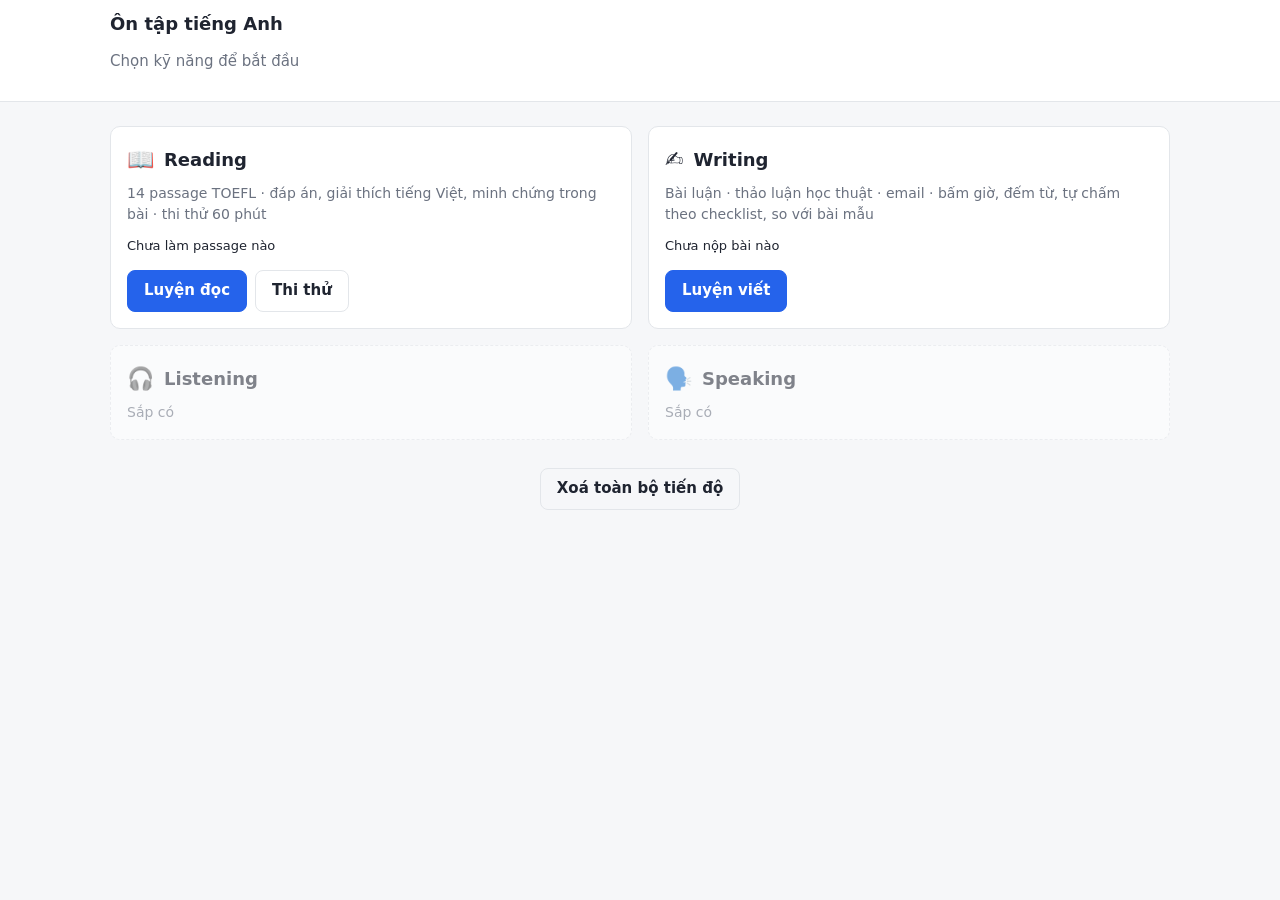
<file: index.html>
<!DOCTYPE html>
<html lang="vi">
<head>
  <meta charset="UTF-8">
  <meta name="viewport" content="width=device-width, initial-scale=1">
  <title>Ôn tập tiếng Anh</title>
  <link rel="stylesheet" href="css/style.css">
</head>
<body class="page-index">
  <header class="topbar">
    <div class="wrap">
      <h1>Ôn tập tiếng Anh</h1>
      <p class="muted">Chọn kỹ năng để bắt đầu</p>
    </div>
  </header>
  <main class="wrap">
    <div class="cards skills">
      <article class="card skill">
        <div class="card-head"><span class="skill-icon">📖</span><h2>Reading</h2></div>
        <p class="topic">14 passage TOEFL · đáp án, giải thích tiếng Việt, minh chứng trong bài · thi thử 60 phút</p>
        <p class="progress" id="reading-status"></p>
        <div class="card-actions">
          <a class="btn btn-primary" href="reading/">Luyện đọc</a>
          <a class="btn" href="reading/exam.html">Thi thử</a>
        </div>
      </article>
      <article class="card skill">
        <div class="card-head"><span class="skill-icon">✍️</span><h2>Writing</h2></div>
        <p class="topic">Bài luận · thảo luận học thuật · email · bấm giờ, đếm từ, tự chấm theo checklist, so với bài mẫu</p>
        <p class="progress" id="writing-status"></p>
        <div class="card-actions"><a class="btn btn-primary" href="writing/">Luyện viết</a></div>
      </article>
      <article class="card skill soon">
        <div class="card-head"><span class="skill-icon">🎧</span><h2>Listening</h2></div>
        <p class="topic">Sắp có</p>
      </article>
      <article class="card skill soon">
        <div class="card-head"><span class="skill-icon">🗣️</span><h2>Speaking</h2></div>
        <p class="topic">Sắp có</p>
      </article>
    </div>
    <p class="footer-actions"><button type="button" id="clear-btn" class="btn btn-ghost">Xoá toàn bộ tiến độ</button></p>
  </main>
  <script type="module" src="js/home.js"></script>
</body>
</html>
</file>
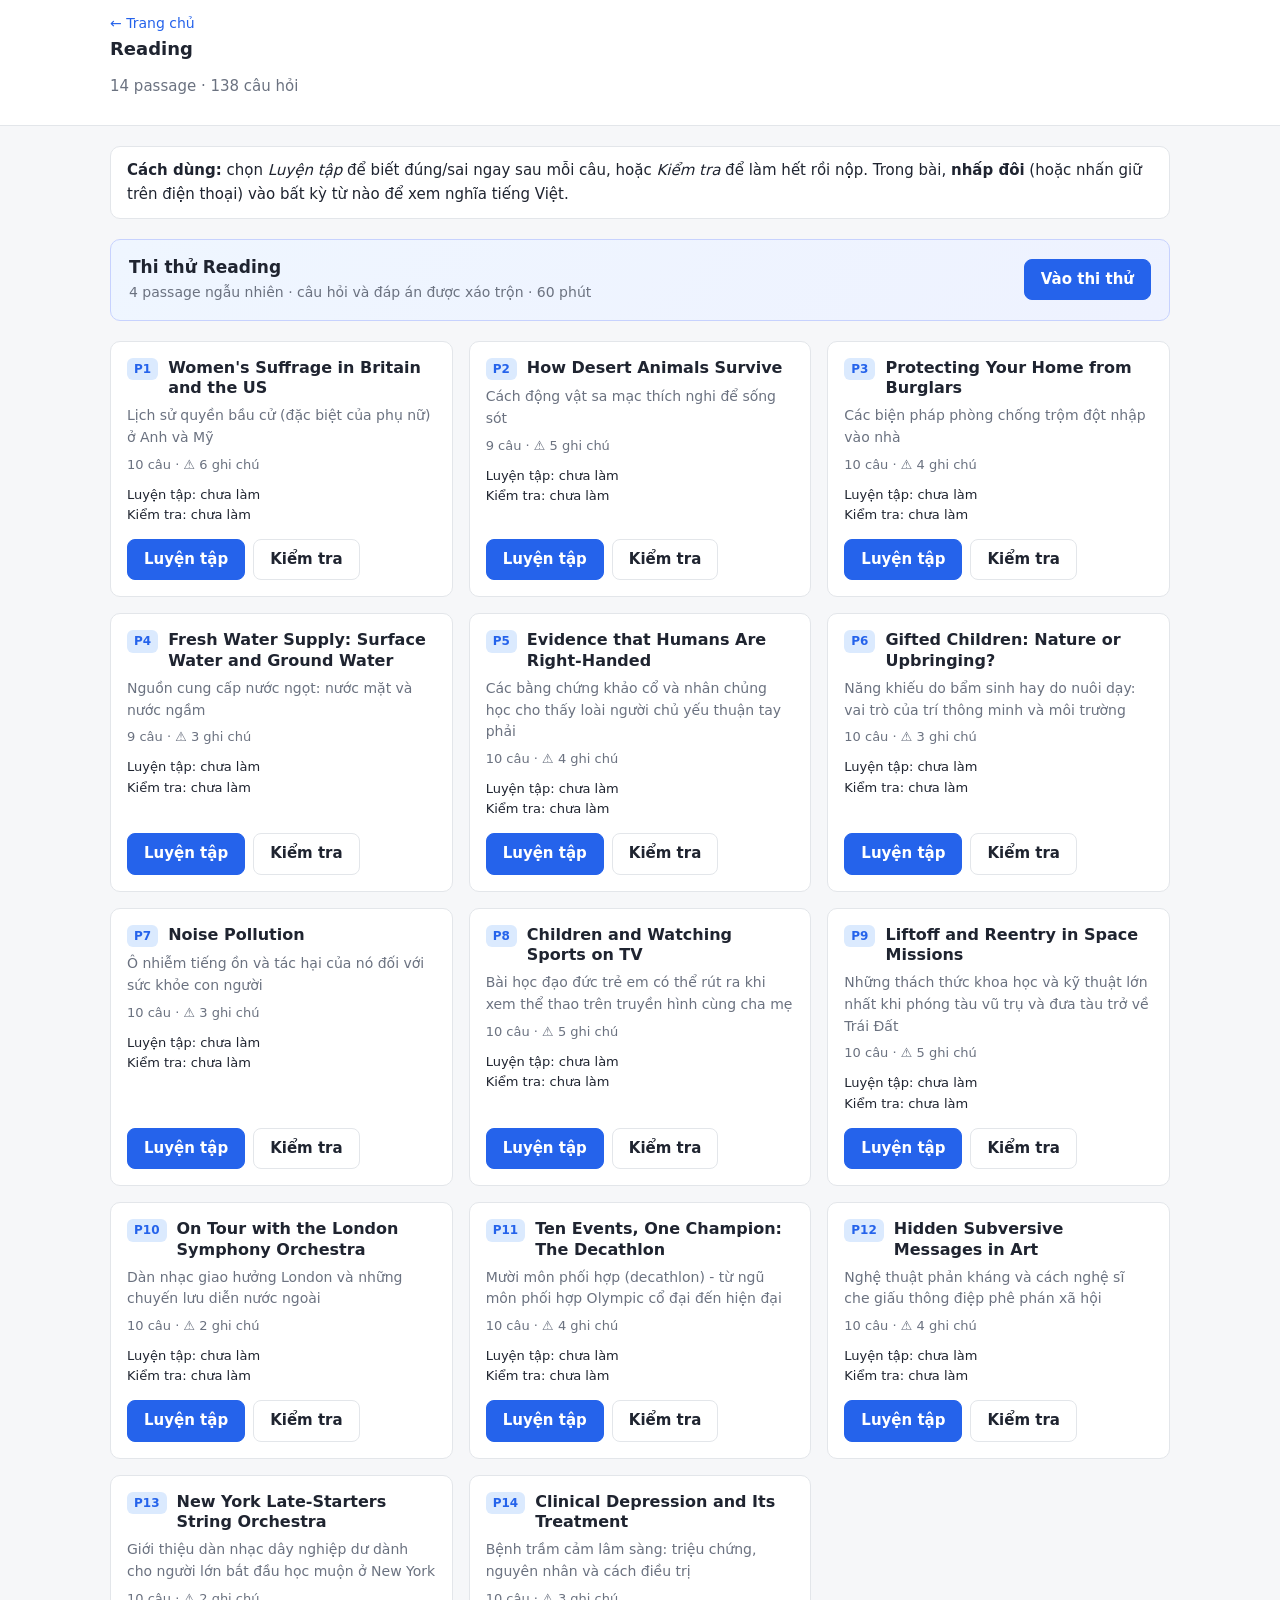
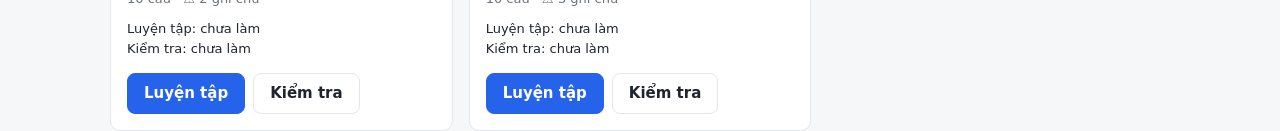
<file: reading/index.html>
<!DOCTYPE html>
<html lang="vi">
<head>
  <meta charset="UTF-8">
  <meta name="viewport" content="width=device-width, initial-scale=1">
  <title>Reading · Ôn tập tiếng Anh</title>
  <link rel="stylesheet" href="../css/style.css">
</head>
<body class="page-index">
  <header class="topbar">
    <div class="wrap">
      <a href="../index.html" class="back">← Trang chủ</a>
      <h1>Reading</h1>
      <p id="summary" class="muted">Đang tải…</p>
    </div>
  </header>
  <main class="wrap">
    <section class="howto">
      <strong>Cách dùng:</strong> chọn <em>Luyện tập</em> để biết đúng/sai ngay sau mỗi câu, hoặc <em>Kiểm tra</em> để làm hết rồi nộp.
      Trong bài, <strong>nhấp đôi</strong> (hoặc nhấn giữ trên điện thoại) vào bất kỳ từ nào để xem nghĩa tiếng Việt.
    </section>
    <section class="exam-cta">
      <div>
        <h2>Thi thử Reading</h2>
        <p id="exam-status">4 passage ngẫu nhiên · câu hỏi và đáp án được xáo trộn · 60 phút</p>
      </div>
      <a class="btn btn-primary" id="exam-link" href="exam.html">Vào thi thử</a>
    </section>
    <div id="list" class="cards"></div>
  </main>
  <script type="module" src="../js/reading/page-index.js"></script>
</body>
</html>
</file>
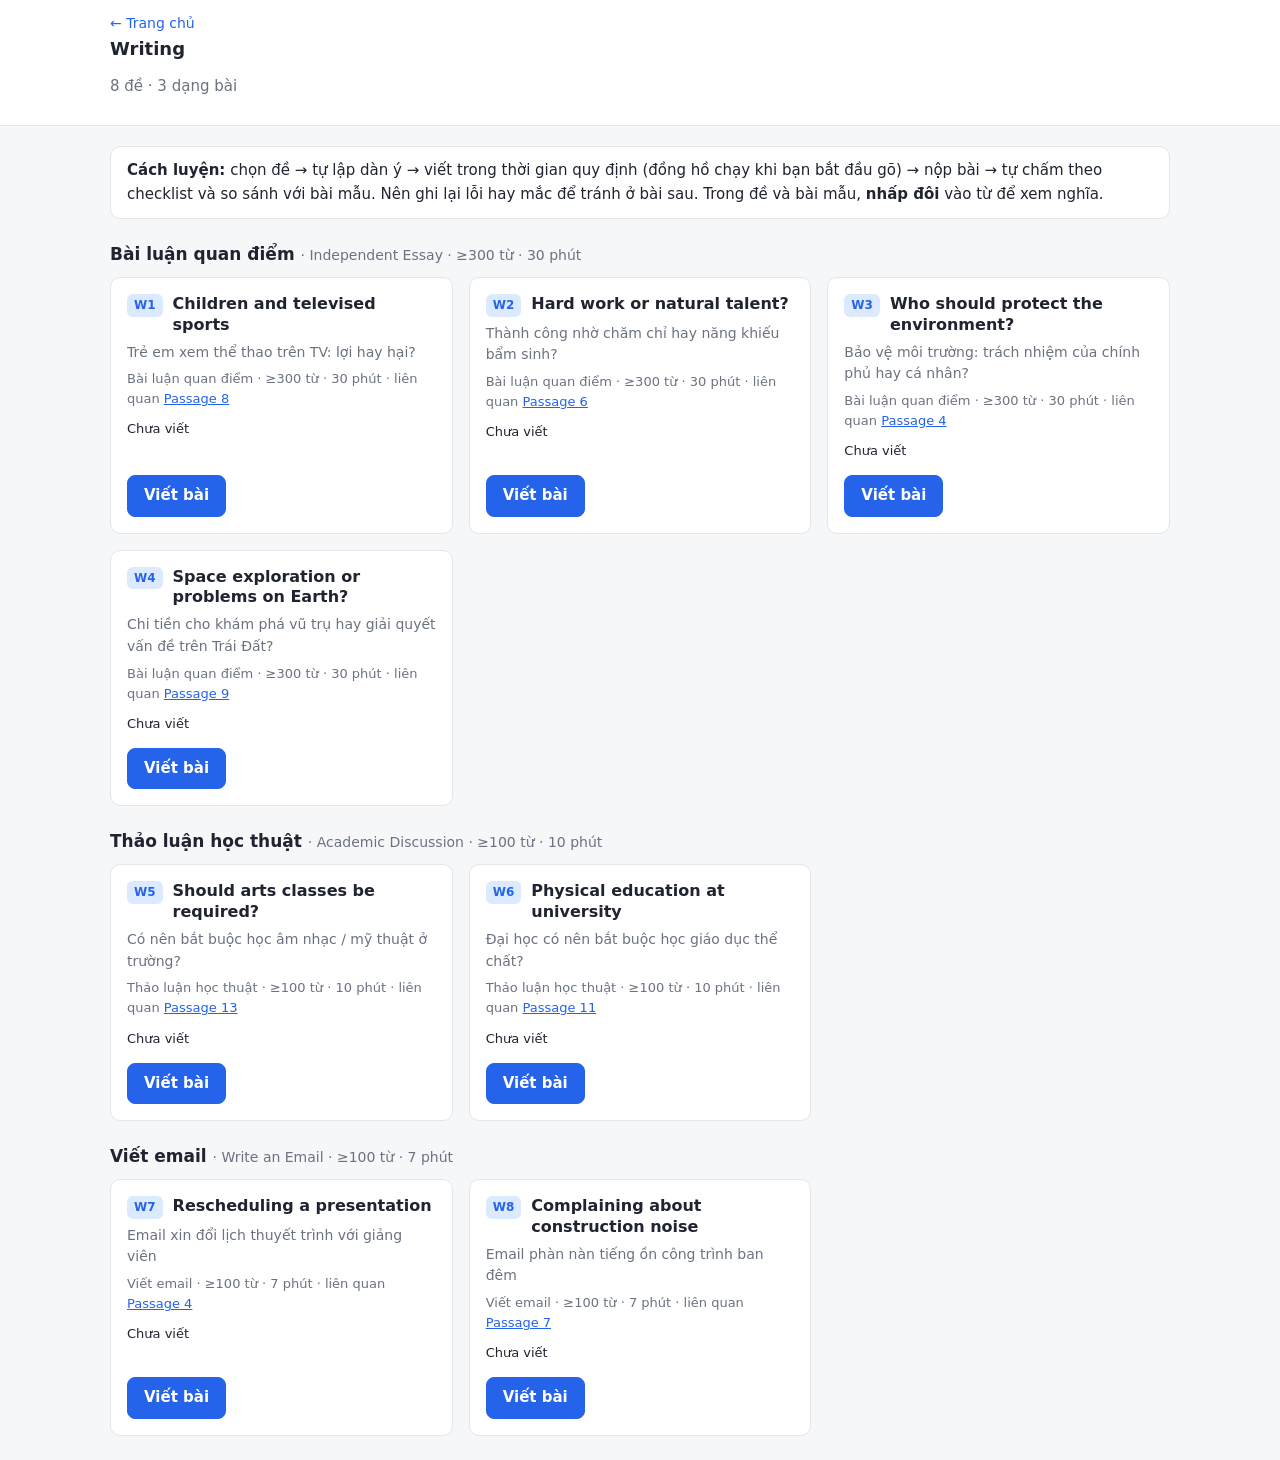
<file: writing/index.html>
<!DOCTYPE html>
<html lang="vi">
<head>
  <meta charset="UTF-8">
  <meta name="viewport" content="width=device-width, initial-scale=1">
  <title>Writing · Ôn tập tiếng Anh</title>
  <link rel="stylesheet" href="../css/style.css">
</head>
<body class="page-index">
  <header class="topbar">
    <div class="wrap">
      <a href="../index.html" class="back">← Trang chủ</a>
      <h1>Writing</h1>
      <p id="summary" class="muted">Đang tải…</p>
    </div>
  </header>
  <main id="list" class="wrap"></main>
  <script type="module" src="../js/writing/page-index.js"></script>
</body>
</html>
</file>
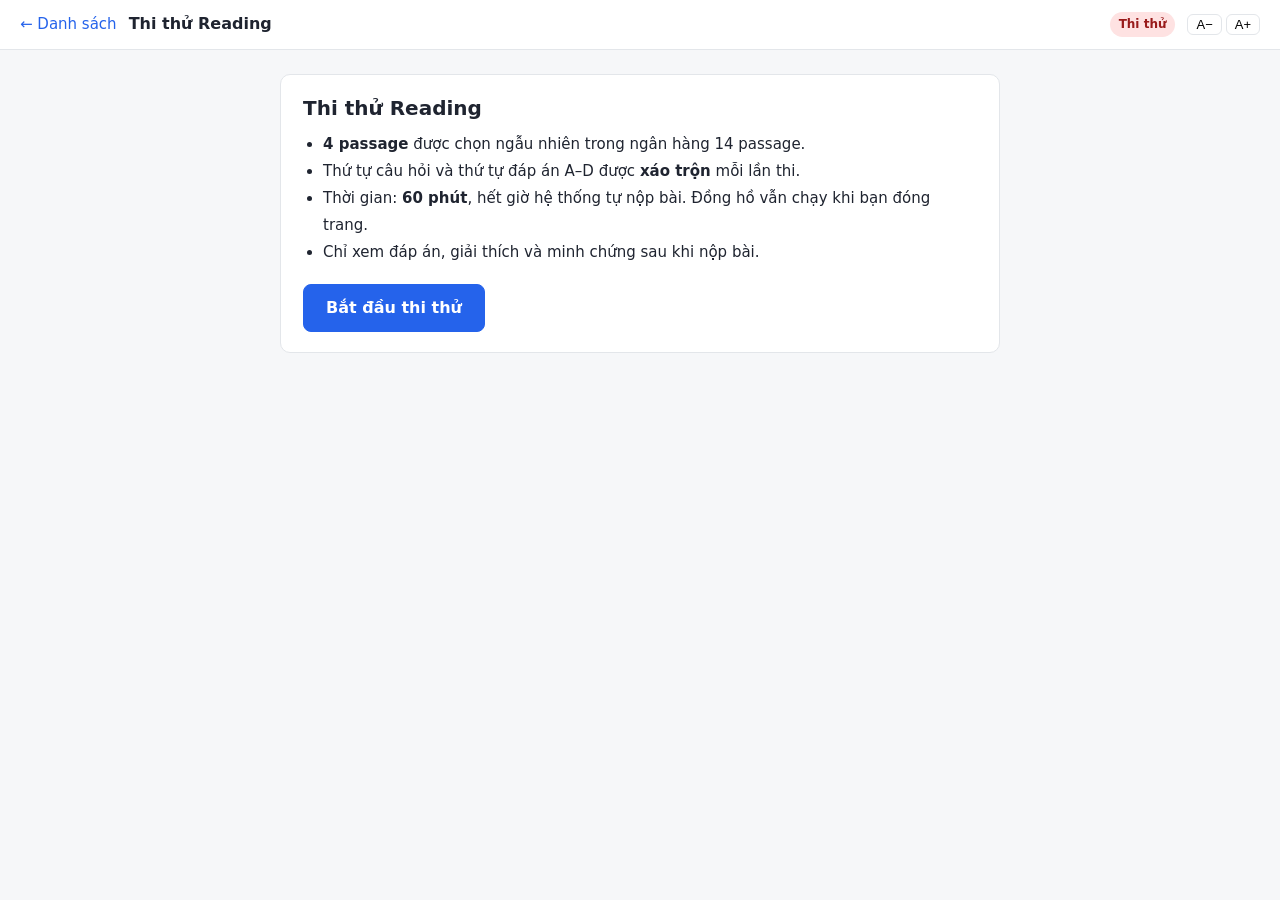
<file: exam.html>
<!DOCTYPE html>
<html lang="vi">
<head>
  <meta charset="UTF-8">
  <title>Đang chuyển trang…</title>
  <!-- URL cũ: chuyển sang reading/exam.html, giữ nguyên ?id=…&mode=… -->
  <script>location.replace("reading/exam.html" + location.search + location.hash);</script>
  <noscript><meta http-equiv="refresh" content="0; url=reading/exam.html"></noscript>
</head>
<body><p>Trang đã chuyển tới <a href="reading/exam.html">reading/exam.html</a>.</p></body>
</html>
</file>
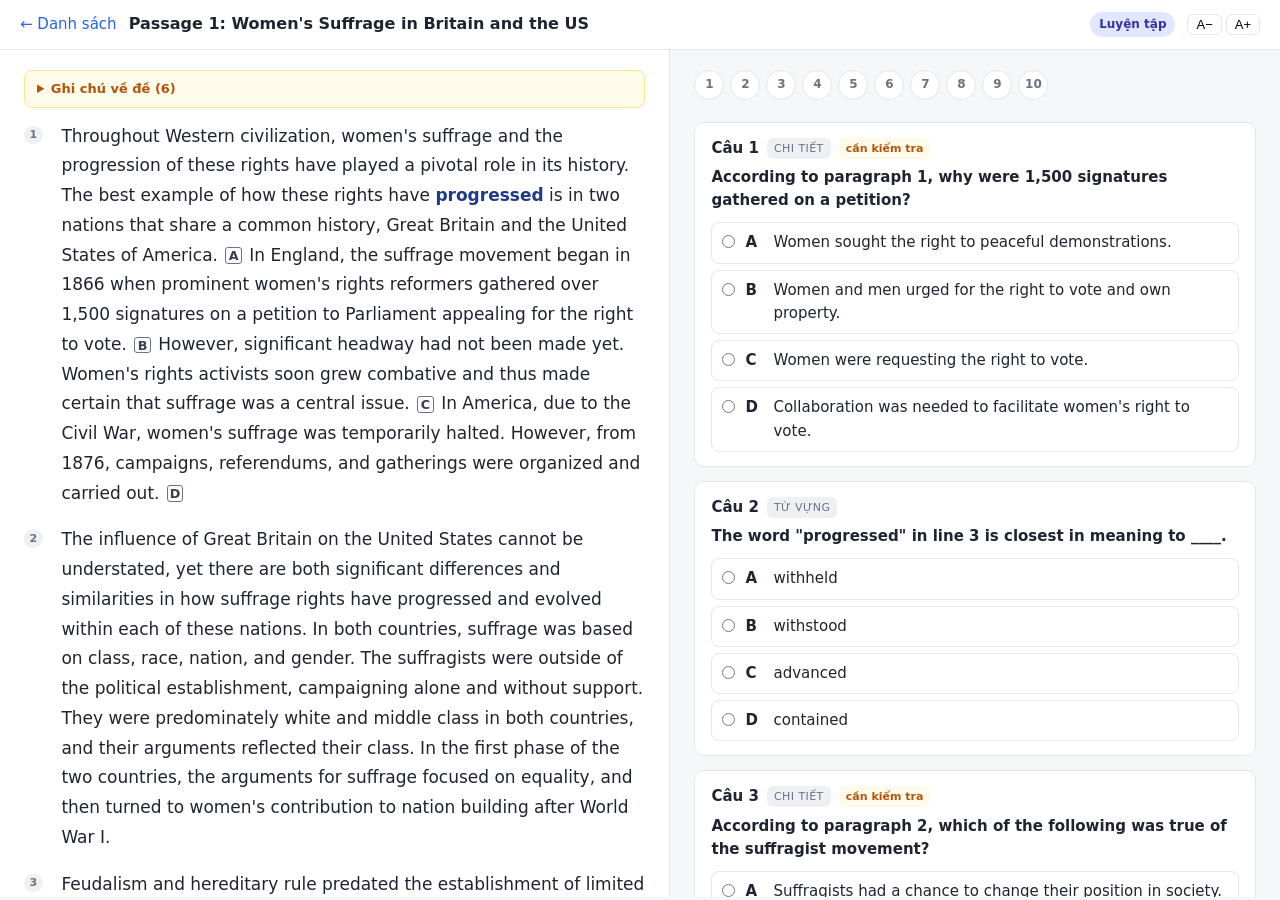
<file: passage.html>
<!DOCTYPE html>
<html lang="vi">
<head>
  <meta charset="UTF-8">
  <title>Đang chuyển trang…</title>
  <!-- URL cũ: chuyển sang reading/passage.html, giữ nguyên ?id=…&mode=… -->
  <script>location.replace("reading/passage.html" + location.search + location.hash);</script>
  <noscript><meta http-equiv="refresh" content="0; url=reading/passage.html"></noscript>
</head>
<body><p>Trang đã chuyển tới <a href="reading/passage.html">reading/passage.html</a>.</p></body>
</html>
</file>
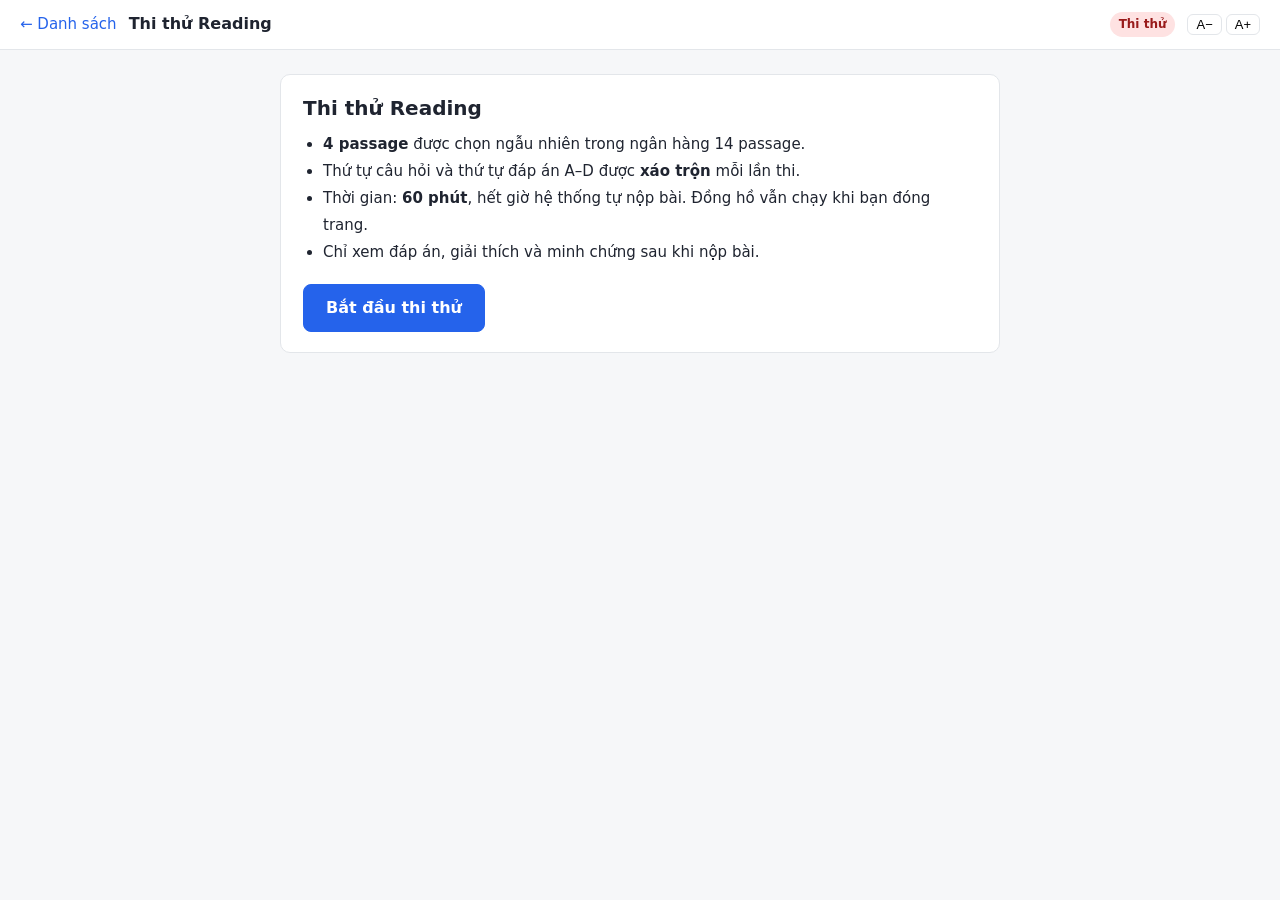
<file: reading/exam.html>
<!DOCTYPE html>
<html lang="vi">
<head>
  <meta charset="UTF-8">
  <meta name="viewport" content="width=device-width, initial-scale=1">
  <title>Thi thử Reading</title>
  <link rel="stylesheet" href="../css/style.css">
</head>
<body class="page-passage page-exam">
  <header class="topbar">
    <div class="wrap bar">
      <a href="index.html" class="back">← Danh sách</a>
      <h1 id="title">Thi thử Reading</h1>
      <span class="badge test">Thi thử</span>
      <span id="timer" class="timer" hidden title="Thời gian còn lại">60:00</span>
      <span class="font-ctl" title="Cỡ chữ bài đọc">
        <button type="button" id="font-minus" class="btn-icon" aria-label="Giảm cỡ chữ">A−</button>
        <button type="button" id="font-plus" class="btn-icon" aria-label="Tăng cỡ chữ">A+</button>
      </span>
    </div>
  </header>

  <!-- Màn hình bắt đầu / kết quả -->
  <main id="intro" class="wrap intro" hidden></main>

  <!-- Màn hình làm bài -->
  <div id="exam" hidden>
    <nav id="tabs" class="exam-tabs wrap" aria-label="Chọn passage"></nav>
    <main class="layout">
      <section class="pane pane-passage" aria-label="Bài đọc">
        <h2 id="passage-title" class="passage-title"></h2>
        <div id="passage" class="passage"></div>
        <p class="hint muted">Nhấp đôi vào từ để xem nghĩa · Phím 1–4 hoặc A–D để chọn đáp án · ←/→ chuyển câu</p>
      </section>
      <section class="pane pane-questions" aria-label="Câu hỏi">
        <nav id="q-nav" class="q-nav" aria-label="Điều hướng câu hỏi"></nav>
        <div id="questions" class="questions"></div>
        <div id="actions" class="actions"></div>
      </section>
    </main>
    <a href="#passage" class="fab-passage" aria-label="Lên bài đọc">↑ Bài đọc</a>
  </div>

  <script type="module" src="../js/reading/page-exam.js"></script>
</body>
</html>
</file>
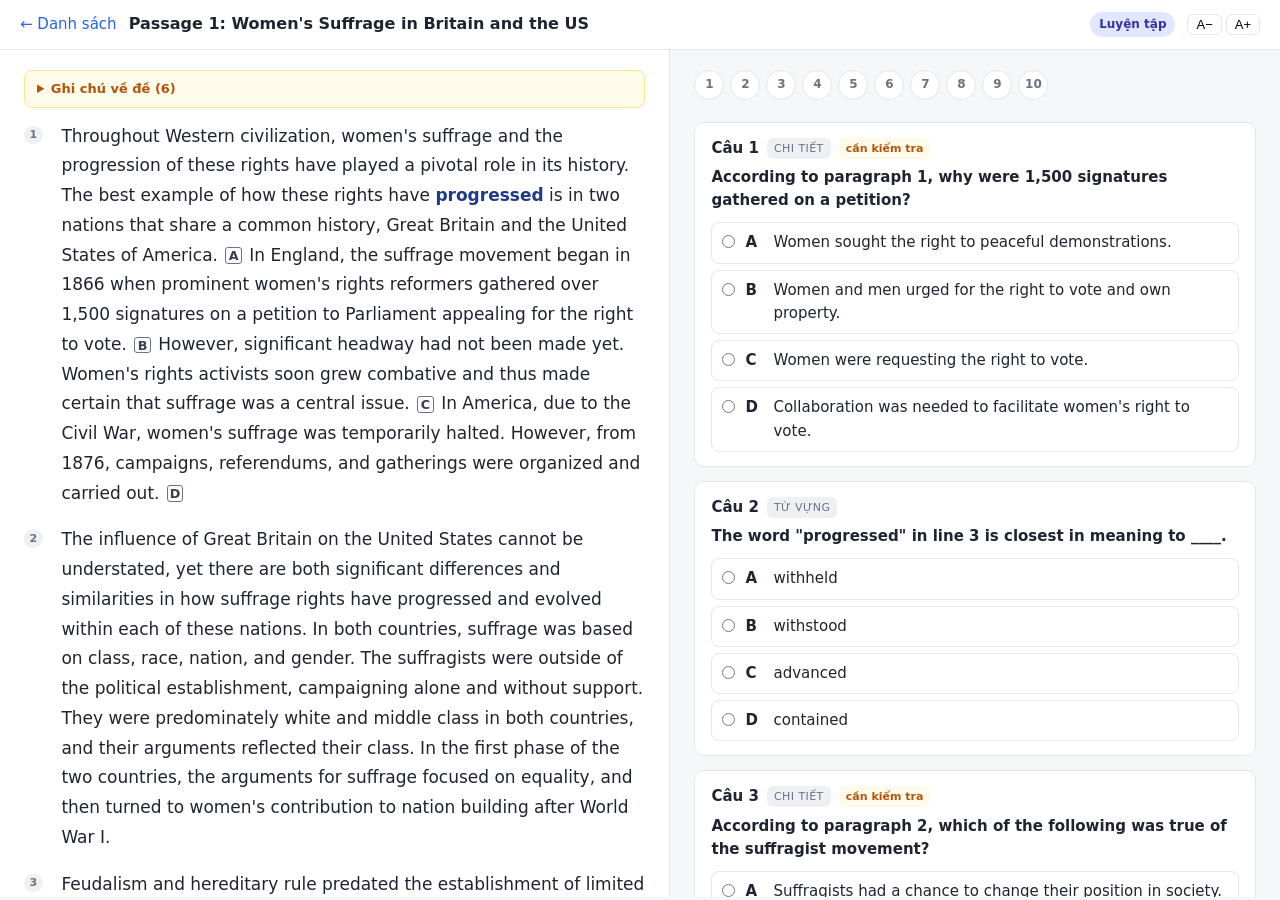
<file: reading/passage.html>
<!DOCTYPE html>
<html lang="vi">
<head>
  <meta charset="UTF-8">
  <meta name="viewport" content="width=device-width, initial-scale=1">
  <title>Passage</title>
  <link rel="stylesheet" href="../css/style.css">
</head>
<body class="page-passage">
  <header class="topbar">
    <div class="wrap bar">
      <a href="index.html" class="back">← Danh sách</a>
      <h1 id="title">Đang tải…</h1>
      <span id="mode-badge" class="badge"></span>
      <span id="timer" class="timer" hidden>00:00</span>
      <span class="font-ctl" title="Cỡ chữ bài đọc">
        <button type="button" id="font-minus" class="btn-icon" aria-label="Giảm cỡ chữ">A−</button>
        <button type="button" id="font-plus" class="btn-icon" aria-label="Tăng cỡ chữ">A+</button>
      </span>
    </div>
  </header>

  <main class="layout">
    <section class="pane pane-passage" aria-label="Bài đọc">
      <div id="notes" class="notes"></div>
      <div id="passage" class="passage"></div>
      <p class="hint muted">Nhấp đôi vào từ để xem nghĩa · Phím 1–4 hoặc A–D để chọn đáp án · ←/→ chuyển câu</p>
    </section>

    <section class="pane pane-questions" aria-label="Câu hỏi">
      <nav id="q-nav" class="q-nav" aria-label="Điều hướng câu hỏi"></nav>
      <div id="result" class="result" hidden></div>
      <div id="questions" class="questions"></div>
      <div id="actions" class="actions"></div>
      <nav class="pager">
        <a id="prev-link" class="btn btn-ghost" hidden>← Passage trước</a>
        <a id="next-link" class="btn btn-ghost" hidden>Passage sau →</a>
      </nav>
    </section>
  </main>
  <a href="#passage" class="fab-passage" aria-label="Lên bài đọc">↑ Bài đọc</a>

  <script type="module" src="../js/reading/page-passage.js"></script>
</body>
</html>
</file>
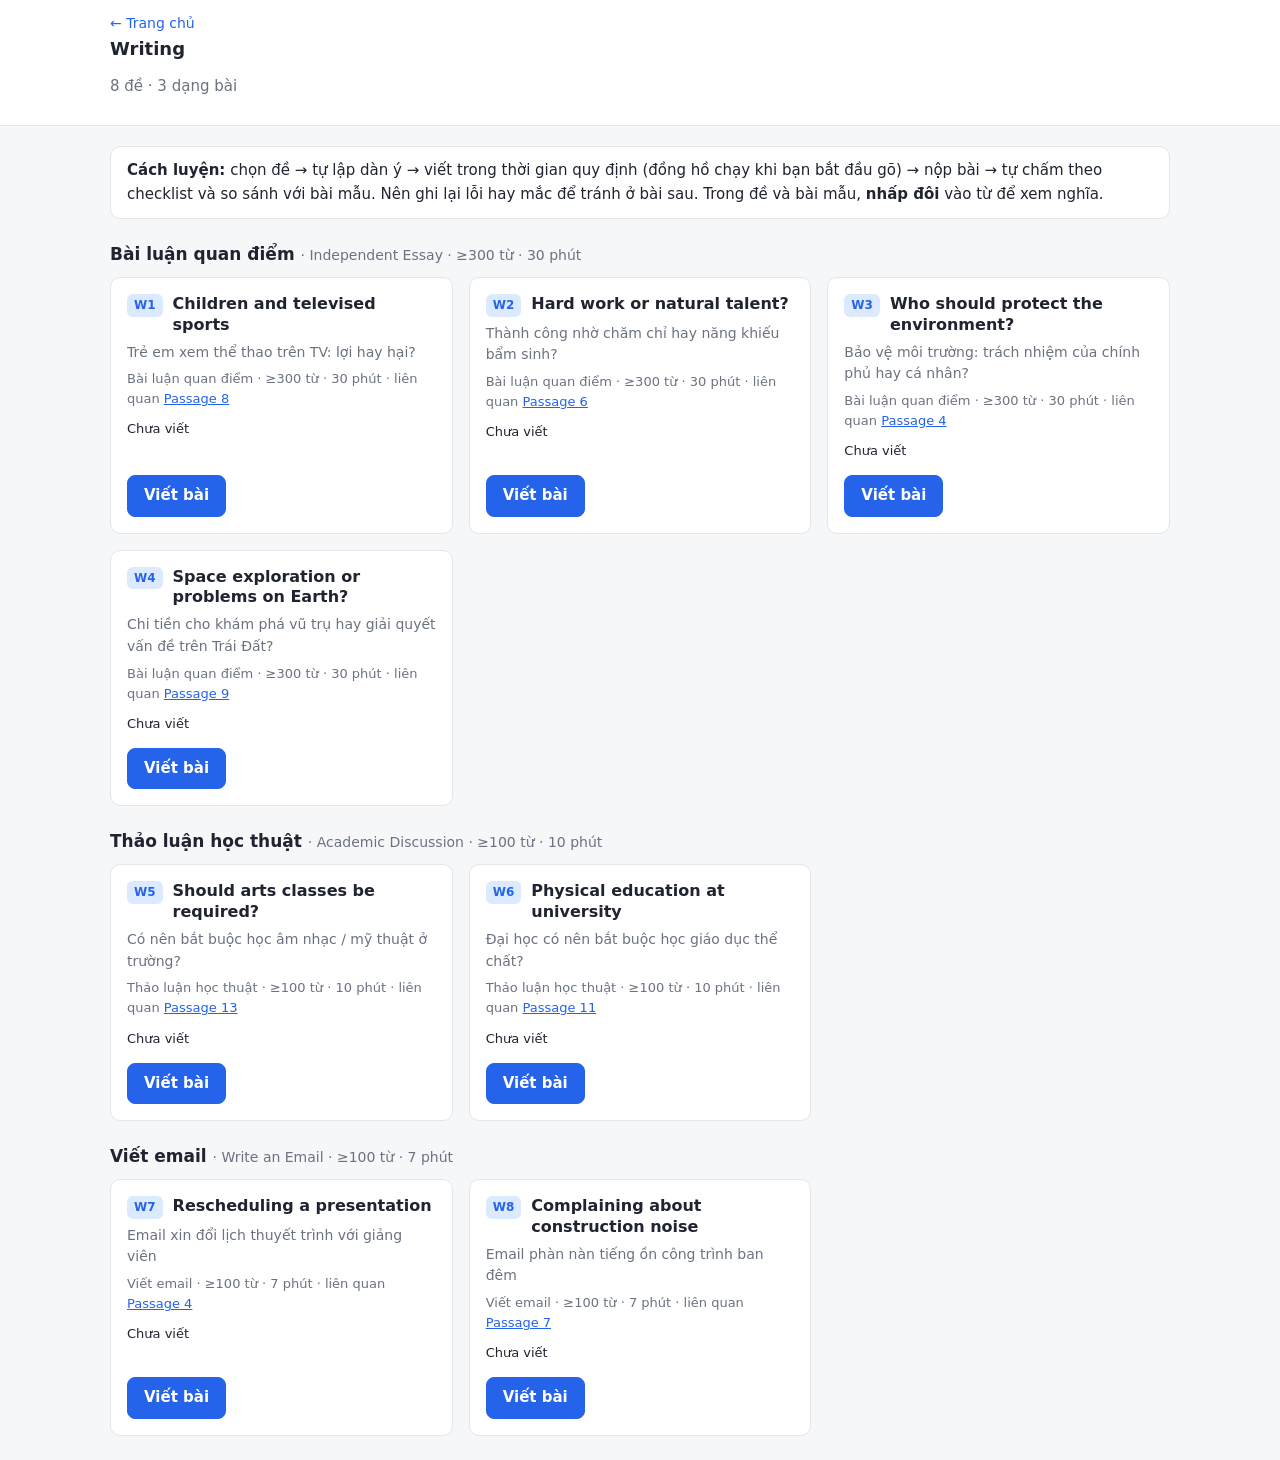
<file: writing/task.html>
<!DOCTYPE html>
<html lang="vi">
<head>
  <meta charset="UTF-8">
  <meta name="viewport" content="width=device-width, initial-scale=1">
  <title>Luyện viết</title>
  <link rel="stylesheet" href="../css/style.css">
</head>
<body class="page-passage page-writing">
  <header class="topbar">
    <div class="wrap bar">
      <a href="index.html" class="back">← Đề viết</a>
      <h1 id="title">Luyện viết</h1>
      <span id="type-badge" class="badge" hidden></span>
      <span id="timer" class="timer" hidden title="Thời gian còn lại"></span>
      <span class="font-ctl" title="Cỡ chữ">
        <button type="button" id="font-minus" class="btn-icon" aria-label="Giảm cỡ chữ">A−</button>
        <button type="button" id="font-plus" class="btn-icon" aria-label="Tăng cỡ chữ">A+</button>
      </span>
    </div>
  </header>

  <main id="task-view" class="layout" hidden>
    <section class="pane pane-passage" aria-label="Đề bài">
      <div id="task-left"></div>
    </section>
    <section class="pane pane-questions" aria-label="Bài viết">
      <div id="task-right"></div>
    </section>
  </main>

  <script type="module" src="../js/writing/page-task.js"></script>
</body>
</html>
</file>
<file: css/style.css>
:root {
  --bg: #f6f7f9; --surface: #fff; --text: #1f2430; --muted: #6b7280; --border: #e3e6ea;
  --primary: #2563eb; --primary-ink: #fff; --ok: #16a34a; --ok-bg: #ecfdf3; --bad: #dc2626; --bad-bg: #fef2f2;
  --warn: #b45309; --warn-bg: #fffbeb; --mark: #fde68a; --target: #bfdbfe; --radius: 10px;
  --reading-size: 17px; --font: "Inter", system-ui, -apple-system, "Segoe UI", Roboto, sans-serif;
}
* { box-sizing: border-box; }
[hidden] { display: none !important; }
html, body { margin: 0; }
body { font-family: var(--font); color: var(--text); background: var(--bg); line-height: 1.55; font-size: 15px; }
a { color: var(--primary); }
h1, h2, h3 { margin: 0; line-height: 1.3; }
code { background: #eef0f3; padding: 1px 5px; border-radius: 4px; }
.muted { color: var(--muted); }
.wrap { max-width: 1100px; margin: 0 auto; padding: 0 20px; }

/* ---- Topbar ---- */
.topbar { background: var(--surface); border-bottom: 1px solid var(--border); position: sticky; top: 0; z-index: 20; }
.topbar .wrap { padding-top: 12px; padding-bottom: 12px; }
.topbar h1 { font-size: 18px; }
.bar { display: flex; align-items: center; gap: 12px; flex-wrap: wrap; max-width: none; }
.bar h1 { flex: 1; min-width: 200px; font-size: 16px; }
.back { text-decoration: none; white-space: nowrap; }
.badge { font-size: 12px; padding: 3px 9px; border-radius: 999px; background: #e0e7ff; color: #3730a3; font-weight: 600; }
.badge.test { background: #fee2e2; color: #991b1b; }
.timer { font-variant-numeric: tabular-nums; font-weight: 600; font-size: 15px; }
.font-ctl { display: inline-flex; gap: 4px; }
.btn-icon { border: 1px solid var(--border); background: var(--surface); border-radius: 6px; padding: 2px 8px; cursor: pointer; font-size: 13px; }
.btn-icon:hover { background: #f1f3f6; }

/* ---- Buttons ---- */
.btn { display: inline-block; padding: 8px 16px; border-radius: 8px; border: 1px solid var(--border); background: var(--surface); color: var(--text); text-decoration: none; cursor: pointer; font: inherit; font-weight: 600; }
.btn:hover { background: #f1f3f6; }
.btn-primary { background: var(--primary); border-color: var(--primary); color: var(--primary-ink); }
.btn-primary:hover { background: #1d4ed8; }
.btn-ghost { background: transparent; }
.btn-link { background: none; border: 0; color: var(--primary); cursor: pointer; padding: 0; font: inherit; font-weight: 600; }
.btn-link:hover { text-decoration: underline; }

/* ---- Index page ---- */
.howto { background: var(--surface); border: 1px solid var(--border); border-radius: var(--radius); padding: 12px 16px; margin: 20px 0; }
.cards { display: grid; grid-template-columns: repeat(auto-fill, minmax(300px, 1fr)); gap: 16px; }
.card { background: var(--surface); border: 1px solid var(--border); border-radius: var(--radius); padding: 16px; display: flex; flex-direction: column; gap: 6px; }
.card-head { display: flex; gap: 10px; align-items: baseline; }
.card h2 { font-size: 16px; }
.pid { font-size: 12px; font-weight: 700; color: var(--primary); background: #dbeafe; padding: 2px 7px; border-radius: 6px; }
.card .topic { margin: 0; color: var(--muted); font-size: 14px; }
.card .meta { margin: 0; font-size: 13px; color: var(--muted); }
.card .progress { margin: 4px 0 8px; font-size: 13px; }
.card-actions { display: flex; gap: 8px; margin-top: auto; }
.footer-actions { margin: 28px 0; text-align: center; }
.error { background: var(--bad-bg); border: 1px solid #fecaca; padding: 12px; border-radius: 8px; }

/* ---- Passage page layout ---- */
.layout { display: grid; grid-template-columns: minmax(0, 1.1fr) minmax(0, 1fr); gap: 0; height: calc(100vh - 53px); }
.pane { overflow-y: auto; padding: 20px 24px 60px; }

.pane-questions { padding-top: 0; }
.pane-passage { border-right: 1px solid var(--border); background: var(--surface); }
.fab-passage { display: none; }

.passage { font-size: var(--reading-size); line-height: 1.75; }
.passage .para { margin: 0 0 1em; position: relative; padding-left: 2.2em; white-space: pre-line; }
.passage .para::before { content: attr(data-num); position: absolute; left: 0; top: 0.35em; font-size: 11px; font-weight: 700; color: var(--muted); background: #eef0f3; border-radius: 999px; width: 1.7em; height: 1.7em; display: inline-flex; align-items: center; justify-content: center; }
.passage h3.sub { font-size: 1.05em; margin: 1.2em 0 0.5em; }
.passage .kw { font-weight: 700; color: #1e3a8a; }
.passage .kw-u { text-decoration: underline; }
.passage .hl-sentence { background: #ede9fe; box-decoration-break: clone; padding: 1px 0; }
.passage .insert-marker { display: inline-block; width: 1.3em; height: 1.3em; line-height: 1.2em; text-align: center; font-size: 0.75em; font-weight: 700; border: 1.5px solid #6b7280; border-radius: 3px; margin: 0 2px; vertical-align: middle; color: #374151; }
mark.evidence { background: var(--mark); padding: 1px 0; box-decoration-break: clone; border-radius: 2px; }
mark.target { background: var(--target); padding: 1px 2px; border-radius: 3px; animation: pulse 1.2s ease-in-out 2; }
@keyframes pulse { 0%, 100% { box-shadow: 0 0 0 0 rgba(37,99,235,.5); } 50% { box-shadow: 0 0 0 6px rgba(37,99,235,0); } }
.notes details { background: var(--warn-bg); border: 1px solid #fde68a; border-radius: 8px; padding: 8px 12px; margin-bottom: 14px; font-size: 13px; }
.notes summary { cursor: pointer; font-weight: 600; color: var(--warn); }
.notes ul { margin: 6px 0 0; padding-left: 18px; }
.hint { font-size: 12px; margin-top: 24px; }

/* ---- Questions ---- */
.q-nav { display: flex; flex-wrap: wrap; gap: 6px; margin-bottom: 14px; position: sticky; top: 0; background: var(--bg); padding: 20px 0 8px; z-index: 5; }
.dot { width: 30px; height: 30px; border-radius: 999px; display: inline-flex; align-items: center; justify-content: center; font-size: 12px; font-weight: 700; text-decoration: none; border: 1.5px solid var(--border); background: var(--surface); color: var(--muted); }
.dot.filled { background: #dbeafe; border-color: var(--primary); color: var(--primary); }
.dot.ok { background: var(--ok-bg); border-color: var(--ok); color: var(--ok); }
.dot.bad { background: var(--bad-bg); border-color: var(--bad); color: var(--bad); }
.dot.incomplete { border-style: dashed; }

.question { background: var(--surface); border: 1px solid var(--border); border-radius: var(--radius); padding: 14px 16px; margin-bottom: 14px; scroll-margin-top: 60px; }
.question.active { border-color: var(--primary); box-shadow: 0 0 0 3px rgba(37,99,235,.12); }
.q-head { display: flex; gap: 8px; align-items: center; margin-bottom: 6px; flex-wrap: wrap; }
.q-num { font-weight: 700; }
.q-type { font-size: 11px; text-transform: uppercase; letter-spacing: .04em; color: var(--muted); background: #eef0f3; padding: 2px 7px; border-radius: 6px; }
.flag { font-size: 11px; padding: 2px 7px; border-radius: 6px; font-weight: 600; }
.flag-review { background: var(--warn-bg); color: var(--warn); }
.flag-incomplete { background: var(--bad-bg); color: var(--bad); }
.stem { margin: 0 0 10px; font-weight: 600; }
.opts { display: grid; gap: 6px; }
.opt { display: flex; gap: 10px; align-items: flex-start; padding: 8px 10px; border: 1px solid var(--border); border-radius: 8px; cursor: pointer; }
.opt:hover { background: #f8fafc; }
.opt input { margin: 4px 0 0; }
.opt .letter { font-weight: 700; min-width: 1.2em; }
.opt.correct { background: var(--ok-bg); border-color: var(--ok); }
.opt.wrong { background: var(--bad-bg); border-color: var(--bad); }
.question.answered .opt { cursor: default; }
.feedback { margin-top: 12px; padding-top: 12px; border-top: 1px dashed var(--border); }
.verdict { font-weight: 700; margin-bottom: 6px; }
.verdict.ok { color: var(--ok); } .verdict.bad { color: var(--bad); } .verdict.skipped { color: var(--warn); } .verdict.incomplete { color: var(--muted); }
.explanation { font-size: 14.5px; line-height: 1.6; white-space: pre-line; }
.show-evidence { margin-top: 8px; font-size: 13px; }
.actions { margin: 10px 0 20px; display: flex; gap: 10px; }
.result { background: var(--surface); border: 1px solid var(--border); border-radius: var(--radius); padding: 16px; margin-bottom: 14px; display: flex; align-items: center; gap: 16px; flex-wrap: wrap; }
.result .score { font-size: 28px; font-weight: 800; }
.pager { display: flex; justify-content: space-between; gap: 10px; margin-top: 10px; }

/* ---- Tooltip ---- */
#tooltip { position: absolute; z-index: 100; max-width: 300px; background: #1f2430; color: #fff; padding: 10px 12px; border-radius: 10px; box-shadow: 0 8px 24px rgba(0,0,0,.25); font-size: 14px; line-height: 1.45; }
#tooltip::after { content: ""; position: absolute; left: 50%; transform: translateX(-50%); border: 7px solid transparent; }
#tooltip[data-pos="below"]::after { bottom: 100%; border-bottom-color: #1f2430; }
#tooltip[data-pos="above"]::after { top: 100%; border-top-color: #1f2430; }
#tooltip .tip-word { font-weight: 700; font-size: 15px; }
#tooltip .muted { color: #b7bcc8; }
#tooltip .tip-meta { display: flex; gap: 8px; font-size: 12px; color: #b7bcc8; margin: 1px 0 3px; }
#tooltip .pos { font-style: italic; }
#tooltip .tip-vi { color: #fde68a; }
#tooltip .tip-src { font-size: 11px; color: #8b92a3; margin-top: 4px; }

/* ---- Mobile ---- */
@media (max-width: 860px) {
  .layout { display: block; height: auto; }
  .pane { overflow: visible; padding: 16px; }
  .pane-passage { border-right: 0; border-bottom: 1px solid var(--border); }
  .q-nav { top: 53px; }
  .fab-passage { display: block; position: fixed; right: 14px; bottom: 14px; background: var(--primary); color: #fff; text-decoration: none; padding: 10px 14px; border-radius: 999px; font-weight: 600; box-shadow: 0 6px 16px rgba(0,0,0,.2); z-index: 30; }
  .bar h1 { order: 10; flex-basis: 100%; }
}

/* ---- Thi thử ---- */
.exam-tabs { display: flex; gap: 8px; padding: 10px 20px; max-width: none; background: var(--surface); border-bottom: 1px solid var(--border); overflow-x: auto; }
.tab { border: 1px solid var(--border); background: var(--bg); border-radius: 8px; padding: 6px 14px; cursor: pointer; font: inherit; display: flex; flex-direction: column; align-items: flex-start; min-width: 96px; }
.tab:hover { background: #eef2ff; }
.tab.active { border-color: var(--primary); background: #eff6ff; box-shadow: 0 0 0 2px rgba(37,99,235,.15); }
.tab-name { font-weight: 700; font-size: 14px; }
.tab-sub { font-size: 12px; color: var(--muted); }
.tab-summary { margin-left: auto; }
.page-exam .layout { height: calc(100vh - 53px - 61px); }
.passage-title { font-size: 18px; margin: 0 0 14px; }
.exam-running .flag { display: none; }
.timer.low { color: var(--bad); animation: blink 1s step-start infinite; }
@keyframes blink { 50% { opacity: .45; } }
.intro { padding-top: 24px; padding-bottom: 40px; max-width: 760px; }
.intro-card { background: var(--surface); border: 1px solid var(--border); border-radius: var(--radius); padding: 20px 22px; margin-bottom: 18px; }
.intro-card h2 { font-size: 20px; margin-bottom: 10px; }
.intro-card h3 { font-size: 16px; margin-bottom: 10px; }
.rules { margin: 0 0 18px; padding-left: 20px; line-height: 1.8; }
.btn-lg { padding: 11px 22px; font-size: 16px; }
.notice { background: var(--warn-bg); border: 1px solid #fde68a; padding: 8px 12px; border-radius: 8px; color: var(--warn); }
.history { width: 100%; border-collapse: collapse; font-size: 14px; }
.history th, .history td { text-align: left; padding: 7px 8px; border-bottom: 1px solid var(--border); }
.history th { color: var(--muted); font-weight: 600; font-size: 12px; text-transform: uppercase; }
.big-score { font-size: 40px; font-weight: 800; margin: 4px 0; }
.big-score small { font-size: 18px; color: var(--muted); }
.small { font-size: 13px; }
.summary { padding-top: 24px; max-width: 760px; }
.exam-cta { display: flex; align-items: center; justify-content: space-between; gap: 16px; flex-wrap: wrap; background: linear-gradient(135deg, #eff6ff, #eef2ff); border: 1px solid #c7d2fe; border-radius: var(--radius); padding: 16px 18px; margin: 0 0 20px; }
.exam-cta h2 { font-size: 17px; margin-bottom: 4px; }
.exam-cta p { margin: 0; font-size: 14px; color: var(--muted); }
@media (max-width: 860px) {
  .page-exam .layout { height: auto; }
  .exam-tabs { position: sticky; top: 53px; z-index: 15; }
  .page-exam .q-nav { top: 114px; }
}

/* ---- Luyện viết ---- */
.w-group { margin: 24px 0; }
.w-group > h2 { font-size: 17px; margin-bottom: 12px; }
.w-group > h2 .muted { font-size: 14px; font-weight: 400; }
.w-history { margin-top: 28px; }
.history tr.h-text td { padding-top: 0; }
.history tr:has(+ .h-text) td { border-bottom: 0; }
.history details summary { cursor: pointer; color: var(--primary); font-size: 13px; }
.w-prompt { font-size: var(--reading-size); line-height: 1.7; white-space: pre-line; background: #f8fafc; border: 1px solid var(--border); border-radius: var(--radius); padding: 14px 16px; margin-bottom: 14px; }
.post { font-size: calc(var(--reading-size) - 1px); line-height: 1.65; border: 1px solid var(--border); border-left: 4px solid #a5b4fc; border-radius: 8px; padding: 10px 14px; margin: 0 0 10px 18px; }
.post-prof { margin-left: 0; border-left-color: var(--primary); background: #eff6ff; }
.post-name { font-weight: 700; font-size: 13px; color: var(--muted); margin-bottom: 2px; }
.howto.small { margin: 14px 0; font-size: 14px; }
.w-help { background: var(--surface); border: 1px dashed var(--border); border-radius: var(--radius); padding: 10px 14px; }
.w-help summary { cursor: pointer; font-weight: 600; color: var(--primary); }
.w-section { margin: 20px 0; }
.w-section h3, .w-help h3 { font-size: 15px; margin: 18px 0 8px; }
.w-section h3:first-child { margin-top: 0; }
.w-outline { padding-left: 20px; margin: 0; line-height: 1.6; }
.w-outline li { margin-bottom: 4px; }
.w-phrases { width: 100%; border-collapse: collapse; font-size: 14px; }
.w-phrases td { padding: 5px 8px; border-bottom: 1px solid var(--border); vertical-align: top; }
.w-phrases td:first-child { font-weight: 600; color: #1e3a8a; width: 55%; }
.w-sample { font-size: var(--reading-size); line-height: 1.75; background: var(--ok-bg); border: 1px solid #bbf7d0; border-radius: var(--radius); padding: 6px 16px; }
.w-sample p { white-space: pre-line; }
.w-notes { padding-left: 20px; margin: 0; line-height: 1.6; }
.w-notes li { margin-bottom: 6px; }
.w-bar { display: flex; justify-content: space-between; align-items: center; position: sticky; top: 0; background: var(--bg); padding: 16px 0 8px; z-index: 5; }
.wc { font-weight: 700; font-variant-numeric: tabular-nums; color: var(--warn); }
.wc.ok { color: var(--ok); }
.w-editor { width: 100%; min-height: 60vh; resize: vertical; font: inherit; font-size: var(--reading-size); line-height: 1.7; padding: 14px 16px; border: 1px solid var(--border); border-radius: var(--radius); background: var(--surface); color: var(--text); }
.w-editor:focus { outline: none; border-color: var(--primary); box-shadow: 0 0 0 3px rgba(37,99,235,.12); }
.w-essay { white-space: pre-wrap; font-size: var(--reading-size); line-height: 1.7; background: var(--surface); border: 1px solid var(--border); border-radius: var(--radius); padding: 12px 16px; }
.page-writing .pane-questions .result { margin-top: 20px; }
.w-metrics { display: grid; grid-template-columns: repeat(4, 1fr); gap: 8px; margin-bottom: 10px; }
.w-metrics div { background: var(--surface); border: 1px solid var(--border); border-radius: 8px; padding: 8px; text-align: center; }
.w-metrics b { display: block; font-size: 20px; }
.w-metrics span { font-size: 12px; color: var(--muted); }
.w-tips { list-style: none; padding: 0; margin: 0 0 8px; font-size: 14px; }
.w-tips li { padding: 6px 10px 6px 30px; border-radius: 8px; margin-bottom: 6px; position: relative; }
.w-tips li::before { position: absolute; left: 10px; font-weight: 700; }
.w-tips .ok { background: var(--ok-bg); } .w-tips .ok::before { content: "✓"; color: var(--ok); }
.w-tips .bad { background: var(--bad-bg); } .w-tips .bad::before { content: "✗"; color: var(--bad); }
.w-tips .warn { background: var(--warn-bg); } .w-tips .warn::before { content: "!"; color: var(--warn); }
.w-check-group { background: var(--surface); border: 1px solid var(--border); border-radius: var(--radius); padding: 10px 14px; margin-bottom: 10px; }
.w-check-title { font-weight: 700; font-size: 13px; text-transform: uppercase; letter-spacing: .04em; color: var(--muted); margin-bottom: 4px; }
.w-check { display: flex; gap: 10px; align-items: flex-start; padding: 5px 0; cursor: pointer; font-size: 14.5px; }
.w-check input { margin-top: 4px; }
.w-check input:checked + span { color: var(--ok); }
.w-score { font-size: 14px; color: var(--primary); margin-left: 6px; }
.timer.over { color: var(--bad); }
@media (max-width: 860px) {
  .w-bar { top: 53px; }
  .w-editor { min-height: 50vh; }
  .w-metrics b { font-size: 17px; }
}

/* ---- Trang chủ ---- */
.page-index .topbar .back { display: inline-block; font-size: 14px; margin-bottom: 2px; }
.skills { margin-top: 24px; grid-template-columns: repeat(auto-fill, minmax(min(100%, 420px), 1fr)); }
.skill-icon { font-size: 22px; }
.skill .card-head { align-items: center; }
.skill h2 { font-size: 18px; }
.skill.soon { opacity: .55; border-style: dashed; }
</file>
